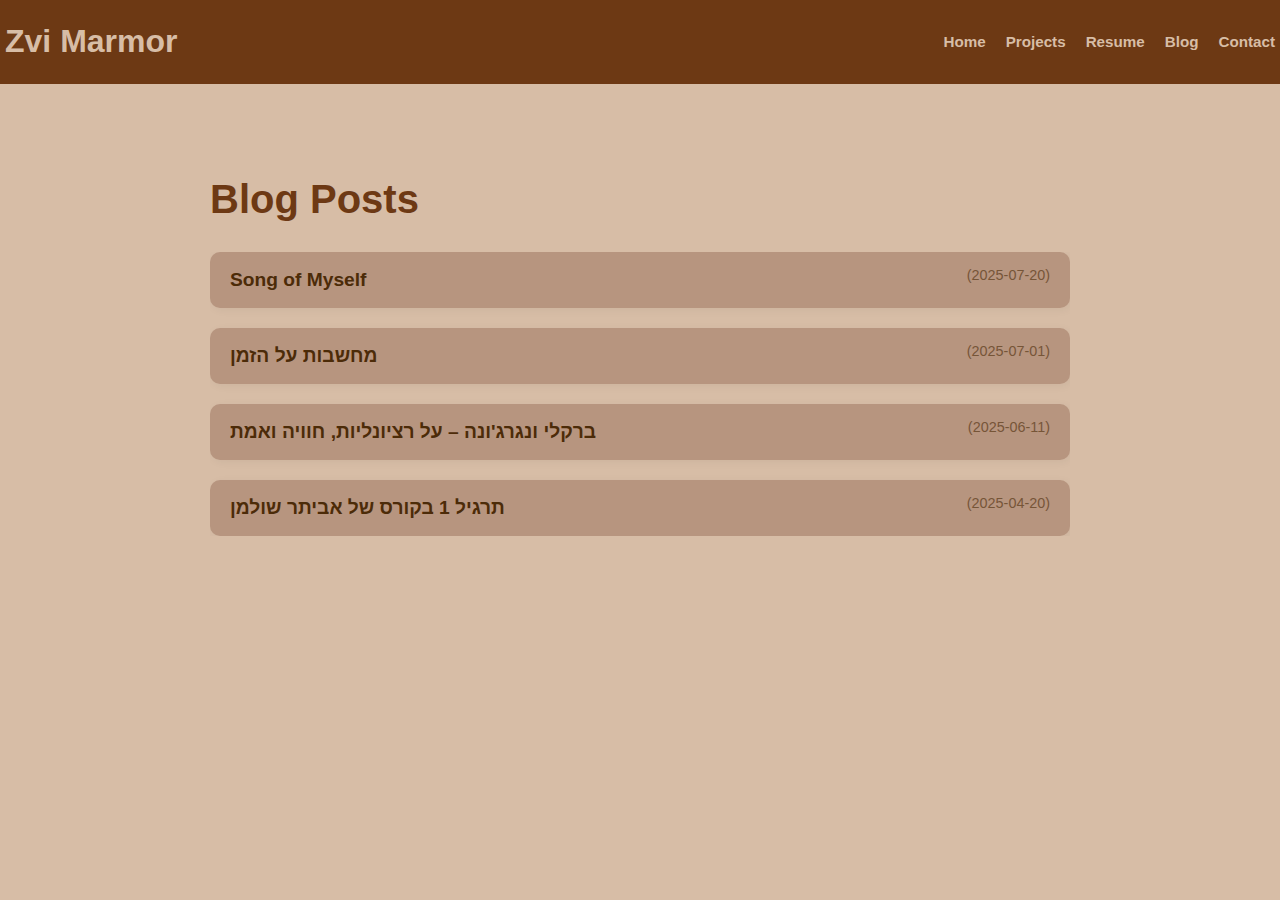
<file: Blog.html>
<!-- blog.html -->
<!DOCTYPE html>
<html lang="en">
<head>
  <meta charset="UTF-8">
  <meta name="viewport" content="width=device-width, initial-scale=1.0">
  <meta name="description" content="Blog posts by Zvi Marmor: essays, reflections, and selected writings.">
  <title>Zvi Marmor – Blog</title>
  <link rel="stylesheet" href="style.css">
  <link rel="canonical" href="https://zvimarmor.com/blog.html">
</head>
<body>

<header class="navbar">
  <div class="navbar-inner">
    <h1>Zvi Marmor</h1>
    <nav>
      <ul class="nav-links">
        <li><a href="index.html">Home</a></li>
        <li><a href="projects.html">Projects</a></li>
        <li><a href="zvimarmor_cv.pdf" target="_blank" rel="noopener">Resume</a></li>
        <li><a href="blog.html">Blog</a></li>
        <li><a href="contact.html">Contact</a></li>
      </ul>
    </nav>
  </div>
</header>

<main class="blog-container">
  <h2>Blog Posts</h2>
  <ul class="blog-list">
    <li><a href="posts/song-of-myself.html">Song of Myself</a> <span class="blog-date">(2025-07-20)</span></li>
    <li><a href="posts/zman.html">מחשבות על הזמן</a> <span class="blog-date">(2025-07-01)</span></li>
    <li><a href="posts/berkeley-nagarjuna.html">ברקלי ונגרג'ונה – על רציונליות, חוויה ואמת</a> <span class="blog-date">(2025-06-11)</span></li>
    <li><a href="posts/eviatar-shulman-task1.html">תרגיל 1 בקורס של אביתר שולמן</a> <span class="blog-date">(2025-04-20)</span></li>
  </ul>
</main>

</body>
</html>


<!-- blog.html
<!DOCTYPE html>
<html lang="en">
<head>
  <meta charset="UTF-8">
  <meta name="viewport" content="width=device-width, initial-scale=1.0">
  <link rel="icon" href="favicon.svg" type="image/svg+xml">
  <title>Zvi Marmor – Blog</title>
  <link rel="stylesheet" href="style.css">
</head>
<body>

<header class="navbar">
  <div class="navbar-inner">
    <h1>Zvi Marmor</h1>
    <nav>
      <ul class="nav-links">
        <li><a href="index.html">Home</a></li>
        <li><a href="projects.html">Projects</a></li>
        <li><a href="zvimarmor_cv.pdf" target="_blank">Resume</a></li>
        <li><a href="blog.html">Blog</a></li>
        <li><a href="contact.html">Contact</a></li>
      </ul>
    </nav>
  </div>
</header>

<main class="blog-container">
  <h2>Blog Posts</h2>
  <ul id="post-list" class="blog-list"></ul>
</main>

<script>
const blogPosts = [
{
  title: "Song of Myself",
  date: "2025-07-20",
  direction: "ltr",
  content: `
  <strong>By Walt Whitman</strong><br><br>
  I celebrate myself, and sing myself,<br>
  And what I assume you shall assume,<br>
  For every atom belonging to me as good belongs to you.<br><br>
  I loafe and invite my soul,<br>
  I lean and loafe at my ease observing a spear of summer grass.<br><br>
  My tongue, every atom of my blood, form’d from this soil, this air,<br>
  Born here of parents born here from parents the same, and their parents the same,<br>
  I, now thirty-seven years old in perfect health begin,<br>
  Hoping to cease not till death.<br><br>
  Creeds and schools in abeyance,<br>
  Retiring back a while sufficed at what they are, but never forgotten,<br>
  I harbor for good or bad, I permit to speak at every hazard,<br>
  Nature without check with original energy.
  `
},
{
    title: "מחשבות על הזמן",
    date: "2025-07-01",
    direction: "rtl",
    content: `
    1. בעוד קצת יותר מחודש אהיה בן 27 שנים. עשרים ושבע זה כבר מספר, שנות העשרים המאוחרות.<br><br>
    2. בזמן האחרון נהיה לי מנהג\\אובססיה לחשב בויקיפדיה את הפער בין שנת לידה של יוצרים מפורסמים לשנת פרסום יצירה ראשונה כדי לגלות בני כמה הם היו כשיצרו משהו (ידעתם שמאיר שלו נהיה סופר רק בגיל 40?)<br><br>
    3. כנראה שזה כדי לאמת לעצמי שאין גיל מובהק לדברים, שאני לא מאחר, שזה בסדר לקחת את הזמן כדי להבשיל.<br><br>
    4. מנגרג׳ונה למדתי שזמן זה משהו שאנחנו המצאנו. לא, סליחה. שמות לזמן זה משהו שאנחנו המצאנו, שמונח על גבי המציאות כמות שהיא. איזה ערך יש למילה ׳שנה׳ לדוגמא, ואיך ערך זה משתנה בין שנה במסלול בצבא? שנה בטיול הגדול? שנה מגיל 0 עד 1?<br><br>
    5. לקרוא בשמות לזמן נותן לי בעיקר את יכולת ההשוואה - מה אעשה בשעה הבאה? איך היה היום האחרון? כמה זמן לקח לי לרוץ עשרה קילומטרים הפעם?<br><br>
    6. האמת היא כנראה שהזמן הוא בסך הכל המסגרת הרציפה שבה הכל קורה לי. המסגרת שבה אני חי. בדיוק כמו אורך, רוחב ונפח.<br><br>
    7. אני לא יודע אם אני מרגיש בן עשרים ושבע שנים או שזו רק המדידה החיצונית, ואולי הכל כדי לא להפיל לעצמי את האסימון שאני בן 27 עוד מעט.<br><br>
    8. בספר קטן של עמוס עוז מצאתי סיפור יפה:<br>
    היה פעם כפר שכוח אל רגלי הקרפטים, כפר של שלושים בקתות ובו רק שני שעונים, אחד בבית הסטרוסטה שהוא זקן הכפר ואחד אצל הדיאקון, מעין כומר. יום אחד נעצר אחד השעונים והשני אבד, או להפך. נותר כל הכפר בלי זמן.<br>
    ובכן שלחו בחור אחד, זריז, יודע כתב, אל מעבר להר אל העיר נדוורנה, כדי שיביא להם מחדש את הזמן וישוב לכוון את השעון שעצר.<br>
    רכב הבחור חצי יום או יותר, הגיע לנדוורנה, מצא את שעון הרכבת, העתיק בזהירות על פתק את הזמן המדויק, קיפל והחביא את הפתק היקר בחגורתו ורכב בחזרה אל כפרו.
    `
  },
  {
  title: "ברקלי ונגרג׳ונה – על רציונליות, חוויה ואמת",
  date: "2025-06-11",
  direction: "rtl",
  content: `
  עבורי היופי בברקלי היא העובדה שאני מצליח לגבש אותו בצורה יחסית פשוטה לדעה אחת ברורה, או בשפתו של ברקלי עצמו - ״מה הטעם להתעכב על מה שניתן להוכיח באורח מופתי ובגליות מובהקת בשורה אחת או שתיים לכל מי שמסוגל למחשבה קלה שבקלות?״<br><br>
  ואם כבר הראתי כמה בהיר הניסוח של ברקלי עצמו, אמשיך בשפתו: ״(ה)אם תוכלו ולו רק להעלות על דעתכם את אפשרות קיומו של עצם מתפשט ובעל כושר תנועה מחוץ לרוח התופסת אותו?״.<br><br>
  ברקלי מצביע עבורנו על המציאות ומראה לנו שכל עצם לו אנחנו קוראים ׳קיים׳ בעצם מכוסה בשכבה עכורה שנקראת ׳תפיסה׳. שכבה שלא מאפשרת לנו לדעת כלום על קיומו העצמי של העצם. כל דבר עובר דרך התפיסה והתפיסה היא בעצם כל מפגש שלנו עם העולם כמות שהוא, אם קיים עולם שכזה.<br><br>
  אעז ואומר כפרשנות שלי, שברקלי אומר במפורש את מה שקאנט ניסה להגיד לנו לגבי הפנומנה והנומנה – כל דבר אותו אנחנו תופסים הוא לעולם לא הדבר כשלעצמו, ולמרות הפרשנות הקלאסית לדברי קאנט, לעניות דעתי זה מה שקאנט בדבריו מנסה לומר לנו – זה לא באמת חשוב מה הוא העולם כשלעצמו, כי אין לנו כל דרך לדעת משהו על עולם זה לעד, ותהא אשר תהא המניפולציה שנרצה לעשות כדי להתבונן על עולם זה!<br><br>
  בשלב זה אני מבקש לעצור את הכיוון הפשוט של שאלת התרגיל ולהתמקד בשאלת ההמשך, שעבורי היא פתח למחשבות חשובות בנוגע להוגי הקורס, השאלה לגבי טענה משכנעת וההבדל בין ההוגים השונים לאורך הקורס. התשובה לשאלה מאוד ברורה לי, אך ההסבר לתשובה זו עוד עמום בעיניי ואנסה לעמוד על טיבו בשורות הבאות.<br><br>
  ברקלי אינו משכנע בעיני. או ליתר דיוק, לא משכנע בעיני במידה שנגארג׳ונה משכנע בעיני. על אף שברקלי הולך על דרך הרציונל הלוגי, על דרך הטענה הסדורה והמחושבת, בעוד שנגארג׳ונה מציג בפנינו פילוסופיה מגובשת וקיימת ללא מהלך לוגי ׳שבונה את כיוון המחשבה מאפס׳ כלל. ועדיין, דברים של נגרג׳ונה בעיני מקבלים תוקף גדול יותר של אמת. ולכן אני שואל – מדוע זה כך?<br><br>
  השאלה הזו פותחת בפניי שאלה גדולה יותר שמלווה אותי מאז תחילת הקורס, וההבדל הגדול שאני שם לב אליו בין ההוגים במזרח לבין ההוגים במערב אותם למדנו בקורס. אני חושב שזה לא מופרך להגיד שקיים הבדל ניכר ופשוט לעין בין דרך ההצגה של כלל הפילוסופים המערביים בקורס לבין (רוב) הפילוסופיים מן המזרח אותם למדנו.<br><br>
  ההבדל הבסיסי בעיני נעוץ בסיבה אליה ההוגים ניגשים בהתחלת דיונם הפילוסופי ו/או הצגת משנתם הפילוסופית. כאשר אני קורא הוגים מערביים, במיוחד הוגים כמו דקארט, קאנט וברקלי, התחושה העולה בי שהעולם בו הם חיו הוא אותו העולם של ניוטון ולייבניץ, אותם ניוטון ולייבניץ שגילו את הגבול והאינטגרל בעזרת השכל, שהצליחו ׳להבין׳ מושגים כמו אין-סוף, תנועה ושאיפה בעזרת דף ועפרון. עולם בו הוגים מנסים לשכלל את החשיבה ולנסות לפענח את המציאות עד שורשה דרך השכל האנושי. מתוך הבנה של הקשר העולם ממנו באה הפילוסופיה המערבית, צורת חשיבה זו מרגישה (לי) הרבה פעמים כמו שעשוע, משחק שיכלי או עוד דרך לאתגר את השכל בדרכי חשיבה נוספים.<br><br>
  שונים מכך בעיני הם ההוגים המערביים.<br><br>
  כשאני קורא את דברי הבודהה, או את דברי נגרג׳ונה ברור לי לחלוטין שהמטרה שלהם היא אחרת. המטרה המרכזית של הטקסט היא להוביל את הקורא לשחרור עמוק, להבנה עמוקה של המציאות ואל מחוזות חדשים שיובילו אותו למפגש עמוק ואמיתי יותר עם המציאות, עם העצמי, או עם חוסר העצמי. במובן הזה אני מבין למה טקסטים אלו נחשבים בעיני העולם כ׳דתיים׳ או בעלי רעיונות רדיקליים- הרעיונות באמת רדיקליים. המטרה היא להוליך את הקורא למקום מסוים.<br><br>
  כשנתקלתי במחשבות אלו לראשונה, התחושה הייתה שהולכתי שולל. בעוד שדקארט, קאנט וברקלי עבדו קשה כדי להצדיק את דבריהם לוגית, נגרג׳ונה והבודהה עשו ׳עקיפה׳ בלי שיכולתי לשאול על כך כלום וקבעו ׳אמת׳ או תורה שיש בה ממש בלי להצדיק עת עצמם באותה צורה. איך קרה לי דבר כזה?<br><br>
  וכאן אני רוצה לטעון טענה שאולי תחזיר אותנו חזרה לדבריו של ברקלי. מה שנתן לדבריהם של הבודהה ונגרג׳ונה תוקף חזק בעיני הייתה החוויה האישית שלי, המפגש עם דבריהם שבסופו של דבר השאיר בי חותם של דברים שנכונים כלפיי. כשבודהה דיבר על הסמסרה ידעתי בדיוק על מה הוא מדבר, כי אני גם חש ככה לעתים קרובות.<br><br>
  הפילוסופיה המזרחית (אולי) הבינה דבר חשוב והכרחי עוד לפני שהיא פתחה את פיה – הרצון לפנות אל הרציונל הטהור הוא לעולם אינו נקי, ולעולם בני אדם לא ידברו אך ורק בצורה כזו. תמיד המפגש עם טקסט, עם מחשבה או עם פילוסוף כזה או אחר תעבור דרך החוויה האישית, דרך המפגש האישי בין התפיסה של הקורא אל הפילוסוף עצמו. בהנחה ש׳לכלוך׳ כזה תמיד היה קיים ותמיד יהיה קיים, אין סיבה לנסות ולהתעלם ממנו או לנסות לפנות אל השכל הטהור אשר לא קיים, אלא אפשר להתחיל ולפנות דווקא מהמקום הזה. להתחיל דווקא מהחוויות האישיות שלה הקורא ומהם לדבר אליו דברים שיהיו לו כמו מי מעיין לנפש שוקקה.<br><br>
  במובן זה, הטקסט פתוח לכל מי שמוכן לשבת ולהעמיק בו ולנסות להבין עד הסוף את תוכנו. לא הבנה שכלית של טיעון גורר את הטיעון הבא, אלא הבנה שבאה מתוך נטיעת ההסתכלות שהבודהה או נגרג׳ונה מנסים להקנות לנו במבט שלנו את המציאות, את עצמנו ואת כל היש שמסביבנו. אין מדובר בהבנה של השכל או הבנה שנוכל ׳להקיא׳ אותה בסוף לתוך מסמך מתומצת של עשרה דפים בכתב David.<br><br>
  מדובר על השקפה שמצריכה דבר אחד בלבד- את היכולת להקשיב.<br><br><br>
  <em style="opacity: 0.8">לבודק: ברור לי שסף חוסר הדיוק שלי, אם היסטורי ואם פילוסופי, עלול להיות גבוה עד כדי מבוכה, יותר מאשמח לדעת אם חלק כלשהו מהטקסט ׳נכון׳ או מחובר אל העובדות בפני עצמן, ואיזה חלקים אינם נכונים כלל, ואקווה שלא ירד לי ניקוד גבוה מדי על חוסר דיוק מהסוג הזה :)</em>
  `
},
  {
    title: "תרגיל 1 בקורס של אביתר שולמן",
    date: "2025-04-20",
    direction: "rtl",
    content: `
    העיניים שלי עוקבות אחרי שני פסים בכל רגע. מימין פס צהוב ארוך ארוך ומשמאל פס לבן שנקטע כל רגע. כן-לא-כן-לא-כן-לא. המהירות שלי לא מעל המותר, הוויז אומר שאני בדרך הנכונה, ואני נותן לעצמי לרחף בחלל.<br><br>
    אני בדרך לפסטיבל בערבה של שלושה ימים, לנסות לאבד בדיוק מה שקיים כרגע- להשקיט את המחשבות ולנסות לרחף בחלל מלא במוזיקה ובתנועה. ברקע מתנגן השיר של שלום חנוך; אדם בתוך עצמו הוא גר, ועולה לי שגם אני כמו בשיר נמצא בתוך משהו כרגע- בתוך הדבר הזה שנקרא רכב, שבו אני נוהג. כשאני מסתכל ימינה ושמאלה אני רואה את המציאות או הדרך, אבל מבעד לזכוכית, כאילו אני חלק ממנה אבל המגע שלי איתה לא ישיר לחלוטין. משם אני ממשיך לעבר בחינה של הקיום של העצמי שלי בתוך העולם או המציאות. עולה לי ישר שגם אני עצמי נמצא בתוך מעין ׳מרכז בקרה׳, או לפחות זה מה שעולה לי כשאני מתרגל מדיטציה- איזה שהיא צפייה במה שמתרחש ובמה שעולה, אם זה בדברים שכרגע אני מייחס אותם ל׳בחוץ׳, קרי מראות, רעשים, טעמים וכו׳, או דברים אותם אני מייחס ל׳בפנים׳ או לאישי. דברים כמו מחשבות, רגשות ותחושות. החוויה היא חוויה של צופה שמביט על כל אלו.<br><br>
    אבל מה הוא הצופה? ואיפה עובר הגבול של המושא הנצפה ושל הנושא הצופה?<br><br>
    קל לי להגיד (וגם אני חושב בזהירות שזו הנחה סמויה הן אצל האופנישאדות והן אצל דקארט) שהשיוך לעצמי קשור קשר ישיר ליכולת השפעה שיש לי, הווי אומר- כל דבר שיש לי יכולת להשפיע עליו בצורה כמעט דטרמיניסטית היא העצמי הזה, הנקודה שהיא שלי לחלוטין.<br><br>
    ומכאן מתחילה ההסתכלות המעין דקארטית שלי- מה בר השפעה שלי ומה לא?<br><br>
    בתחילה קל לי לסווג את זה קצת כמו הרכב- המרחב הפנימי והמרחב החיצוני שתלוי בעוד גורמים. אבל על המחשבה שלי רק לי יש שליטה. <br><br>
    אני שם לב איך תוך כדי המחשבה עולות לי כל כך הרבה דוגמאות נגדיות על הנושא. כמה פעמים שכל כך לא רציתי לחשוב מחשבה אבל סיבה חיצונית לא נתנה לי מנוחה מלחזור ולחשוב אותה, וכמה רגשות ותחושות חוויתי בלי לבחור בכך לחלוטין. בלי שאהיה הבעלים היחיד שם או ׳בעל הבית׳ היחיד. אז מה כן? מה נשאר אחרי קילוף כזה? מה הוא העצמי שנמצא אי שם?<br><br>
    אני מיד שולל את האפשרות שעצמי כזה לא קיים. אני יודע שהוא קיים ואני מרגיש אותו מכיוון שזה אותו אני שמסתכל על המחשבה שעולה כרגע. זה אותו אני שאני חווה וכרגע אני נאחז בחוויה הזו כסימן יציב לקיום או נקודה ארכימדאית כמו שהוזכרה כבר.<br><br>
    אני מבין שאולי המפתח הוא דווקא שם, בחווית הקיום הזו. אותה חוויה שהכל שב אליה והכל בא ממנה, שאין אף פעולה שעוברת עליי או שאני עושה שלא עוברת דרך חווית קיום זו. עצם הקיום שלי הוא האני עצמי שלי בראיה שלי כרגע. אני היחיד שיכול לאשר את הקיום שלי ואין לי כל ידיעה לגבי קיום של דברים אחרים בעולם או קיום של דבר אחר ואין להם משמעות רבה לגביי. הכל זה אני והכל בתוכי וכל מה שקורה קורה דרך האפיק הזה של החוויה העצמית שהוא אני ואני זה הוא וכל מה שסובב אותי נמצא בתוכו ושב אליו.<br><br>
    ואולי זה מה שאני מחפש בפסטיבל – ההתאחדות האמיתית עם חווית קיום זו בצורה הכי טהורה שיש. הכי נקייה שיש. עוד לפני המחשבות וההבנות ותבניות העצמי שפיתחתי לעצמי – הציפה במרחב, התנועה החופשית במרחב, העיניים הסגורות והמוזיקה שמציפה את כולי ואני כל כולי צף בתוכה וקיים.<br><br>
    הנסיעה ממשיכה וממשיכה. כשהיא תסתיים אשב לכתוב.
    `
  }
];

const blogContainer = document.getElementById('blog-posts');

blogPosts.forEach(post => {
  const postElement = document.createElement('div');
  postElement.classList.add('blog-post');
  postElement.setAttribute('dir', post.direction);
  postElement.innerHTML = `
    <h3>${post.title}</h3>
    <p class="blog-date">${post.date}</p>
    <p>${post.content}</p>
  `;
  blogContainer.appendChild(postElement);
});
</script>

</body>
</html> -->
</file>
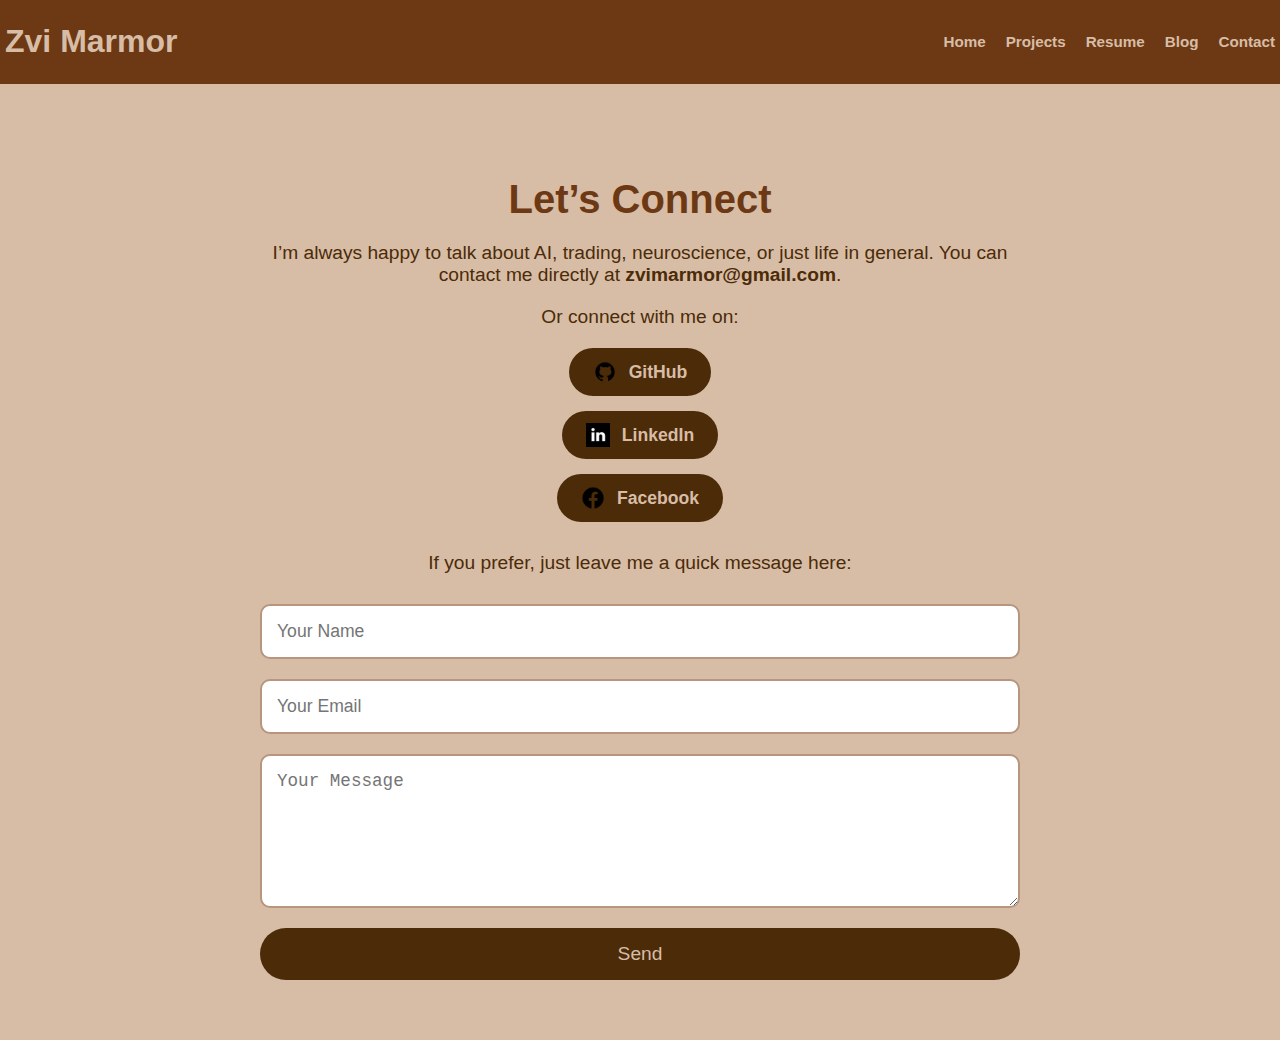
<file: contact.html>
<!DOCTYPE html>
<html lang="en">
<head>
  <meta charset="UTF-8">
  <meta name="viewport" content="width=device-width, initial-scale=1.0">
  <meta name="description" content="Contact Zvi Marmor via email or social links. Send a message directly from this page.">
  <title>Contact | Zvi Marmor</title>
  <link rel="icon" href="favicon.svg" type="image/svg+xml">
  <link rel="stylesheet" href="style.css">
</head>
<body>

<header class="navbar">
    <div class="navbar-inner">
    <h1>Zvi Marmor</h1>
    <nav>
        <ul class="nav-links">
            <li><a href="index.html">Home</a></li>
            <li><a href="projects.html">Projects</a></li>
            <li><a href="zvimarmor_cv.pdf" target="_blank" rel="noopener">Resume</a></li>
            <li><a href="blog.html">Blog</a></li>
            <li><a href="contact.html">Contact</a></li>
        </ul>
    </nav>
    </div>
</header>

<main class="contact-container">
  <h2>Let’s Connect</h2>
  <p>I’m always happy to talk about AI, trading, neuroscience, or just life in general. You can contact me directly at 
    <a href="mailto:zvimarmor@gmail.com" class="email-link">zvimarmor@gmail.com</a>.
  </p>

  <p>Or connect with me on:</p>

  <div class="social-buttons">
    <a href="https://github.com/zvimarmor" target="_blank" rel="noopener noreferrer" class="social-button">
      <img src="images/icons/github-icon.png" alt="GitHub icon"> GitHub
    </a>
    <a href="https://www.linkedin.com/in/zvimarmor" target="_blank" rel="noopener noreferrer" class="social-button">
      <img src="images/icons/linkedin-icon.png" alt="LinkedIn icon"> LinkedIn
    </a>
    <a href="https://www.facebook.com/zvimarmor" target="_blank" rel="noopener noreferrer" class="social-button">
      <img src="images/icons/facebook-icon.png" alt="Facebook icon"> Facebook
    </a>
  </div>

  <p>If you prefer, just leave me a quick message here:</p>

  <form action="https://formsubmit.co/zvimarmor@gmail.com" method="POST" target="dummyframe" class="contact-form">
    <input type="hidden" name="_captcha" value="false">
    <input type="text" name="name" placeholder="Your Name" required>
    <input type="email" name="email" placeholder="Your Email" required>
    <textarea name="message" placeholder="Your Message" rows="6" required></textarea>
    <button type="submit">Send</button>
  </form>
  <iframe name="dummyframe" style="display:none;"></iframe>
  <p id="success-message" style="display:none; color:green; margin-top:20px;"><strong>message sent successfully!</strong></p>
  
  <script>
  document.querySelector('.contact-form').addEventListener('submit', function() {
    document.getElementById('success-message').style.display = 'block';
  });
  </script>
</main>

</body>
</html>
</file>
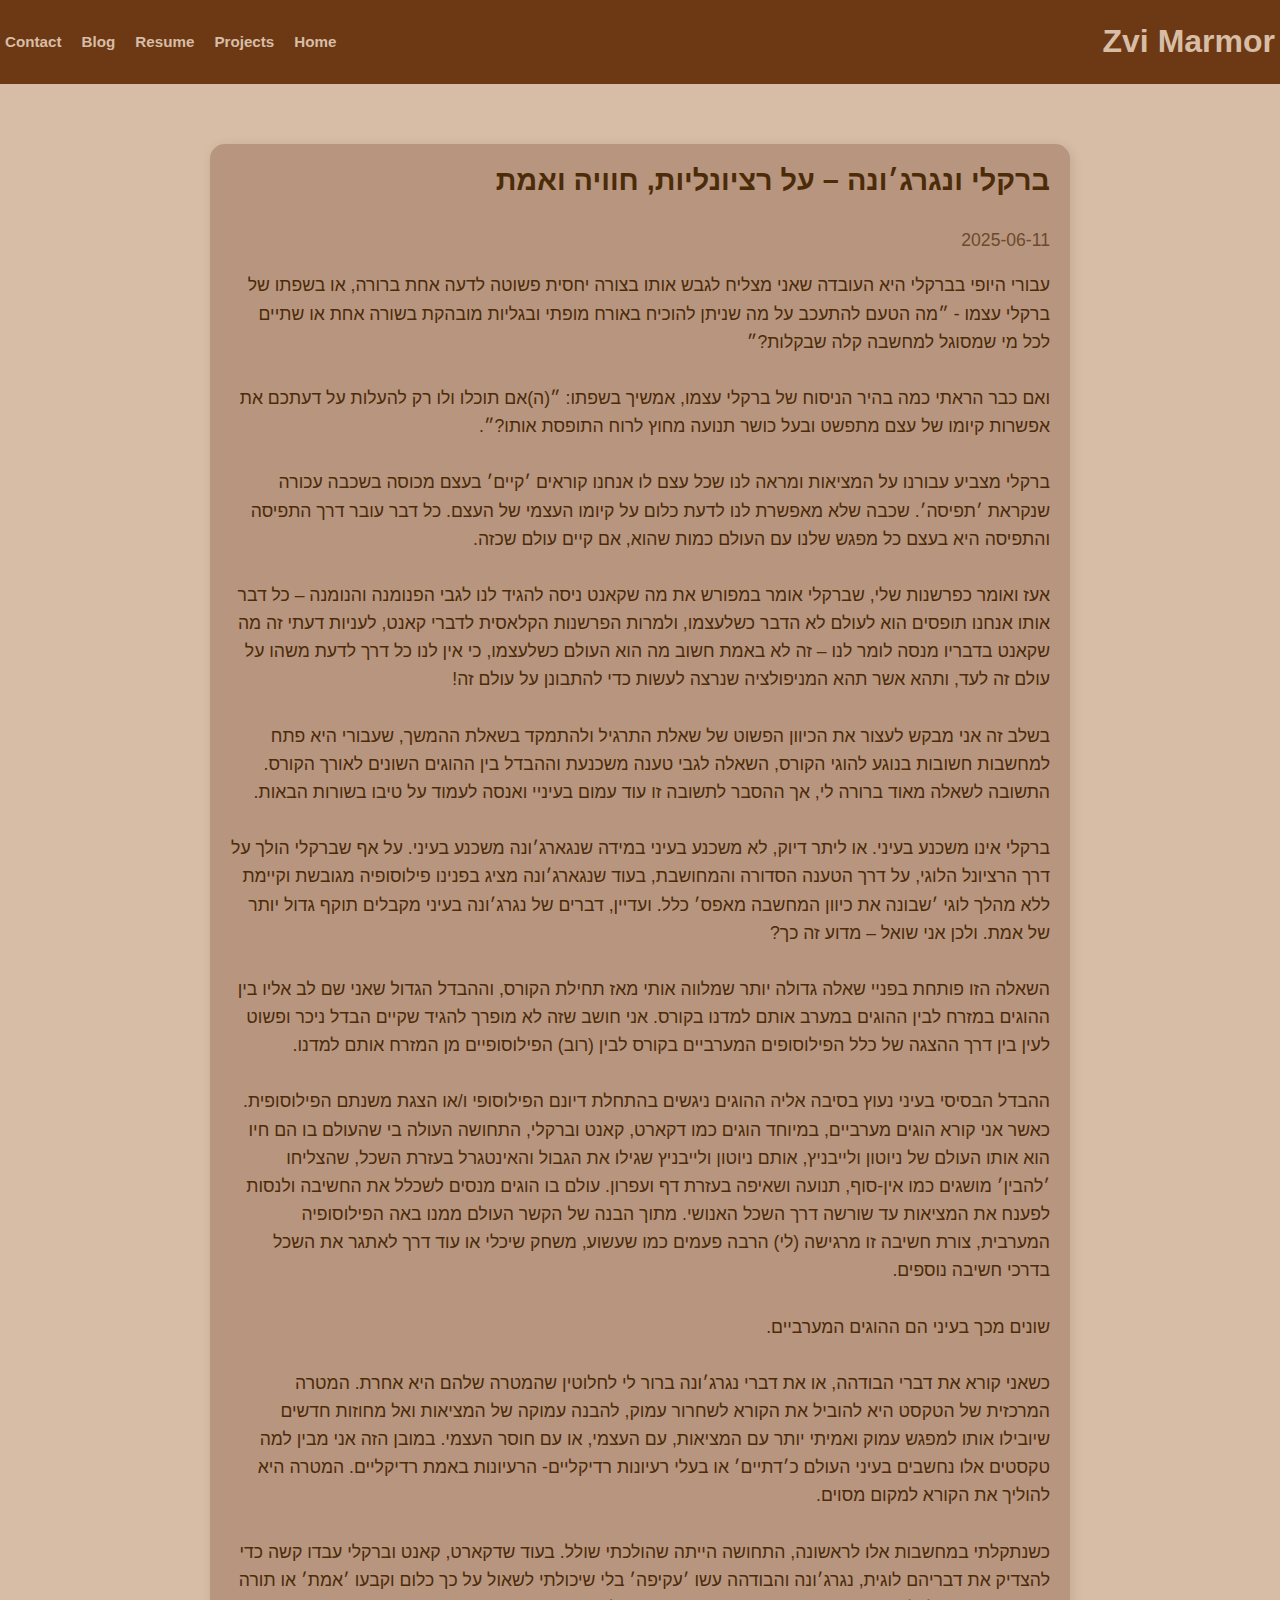
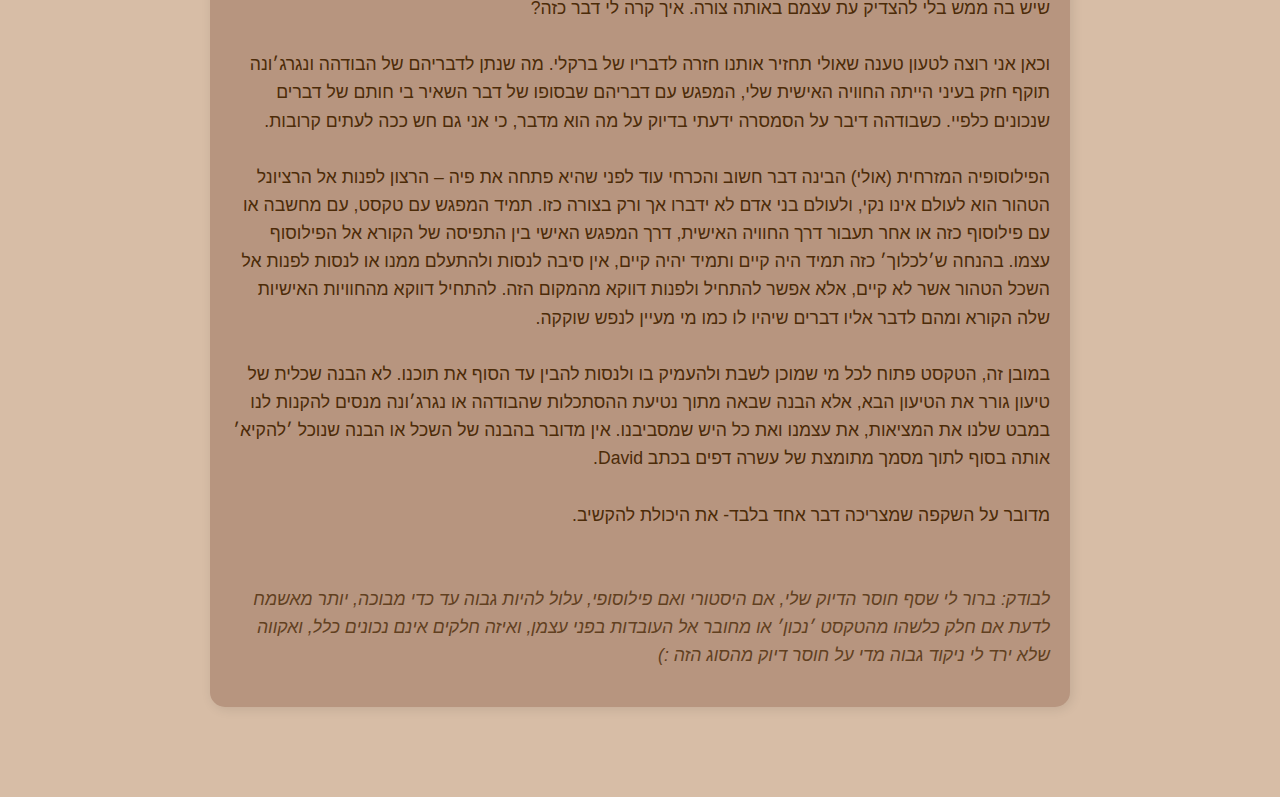
<file: posts/berkeley-nagarjuna.html>
<!-- posts/berkeley-vs-nagarjuna.html -->
<!DOCTYPE html>
<html lang="he" dir="rtl">
<head>
  <meta charset="UTF-8" />
  <meta name="viewport" content="width=device-width, initial-scale=1.0"/>
  <title>ברקלי ונגרג׳ונה – על רציונליות, חוויה ואמת</title>
  <link rel="stylesheet" href="../style.css" />
</head>
<body>

<header class="navbar">
  <div class="navbar-inner">
    <h1>Zvi Marmor</h1>
    <nav>
      <ul class="nav-links">
        <li><a href="../index.html">Home</a></li>
        <li><a href="../projects.html">Projects</a></li>
        <li><a href="../zvimarmor_cv.pdf" target="_blank">Resume</a></li>
        <li><a href="../blog.html">Blog</a></li>
        <li><a href="../contact.html">Contact</a></li>
      </ul>
    </nav>
  </div>
</header>

<main class="blog-container">
  <article class="blog-post" dir="rtl">
    <h3>ברקלי ונגרג׳ונה – על רציונליות, חוויה ואמת</h3>
    <p class="blog-date">2025-06-11</p>
    <p>
עבורי היופי בברקלי היא העובדה שאני מצליח לגבש אותו בצורה יחסית פשוטה לדעה אחת ברורה, או בשפתו של ברקלי עצמו - ״מה הטעם להתעכב על מה שניתן להוכיח באורח מופתי ובגליות מובהקת בשורה אחת או שתיים לכל מי שמסוגל למחשבה קלה שבקלות?״<br><br>
ואם כבר הראתי כמה בהיר הניסוח של ברקלי עצמו, אמשיך בשפתו: ״(ה)אם תוכלו ולו רק להעלות על דעתכם את אפשרות קיומו של עצם מתפשט ובעל כושר תנועה מחוץ לרוח התופסת אותו?״.<br><br>
ברקלי מצביע עבורנו על המציאות ומראה לנו שכל עצם לו אנחנו קוראים ׳קיים׳ בעצם מכוסה בשכבה עכורה שנקראת ׳תפיסה׳. שכבה שלא מאפשרת לנו לדעת כלום על קיומו העצמי של העצם. כל דבר עובר דרך התפיסה והתפיסה היא בעצם כל מפגש שלנו עם העולם כמות שהוא, אם קיים עולם שכזה.<br><br>
אעז ואומר כפרשנות שלי, שברקלי אומר במפורש את מה שקאנט ניסה להגיד לנו לגבי הפנומנה והנומנה – כל דבר אותו אנחנו תופסים הוא לעולם לא הדבר כשלעצמו, ולמרות הפרשנות הקלאסית לדברי קאנט, לעניות דעתי זה מה שקאנט בדבריו מנסה לומר לנו – זה לא באמת חשוב מה הוא העולם כשלעצמו, כי אין לנו כל דרך לדעת משהו על עולם זה לעד, ותהא אשר תהא המניפולציה שנרצה לעשות כדי להתבונן על עולם זה!<br><br>
בשלב זה אני מבקש לעצור את הכיוון הפשוט של שאלת התרגיל ולהתמקד בשאלת ההמשך, שעבורי היא פתח למחשבות חשובות בנוגע להוגי הקורס, השאלה לגבי טענה משכנעת וההבדל בין ההוגים השונים לאורך הקורס. התשובה לשאלה מאוד ברורה לי, אך ההסבר לתשובה זו עוד עמום בעיניי ואנסה לעמוד על טיבו בשורות הבאות.<br><br>
ברקלי אינו משכנע בעיני. או ליתר דיוק, לא משכנע בעיני במידה שנגארג׳ונה משכנע בעיני. על אף שברקלי הולך על דרך הרציונל הלוגי, על דרך הטענה הסדורה והמחושבת, בעוד שנגארג׳ונה מציג בפנינו פילוסופיה מגובשת וקיימת ללא מהלך לוגי ׳שבונה את כיוון המחשבה מאפס׳ כלל. ועדיין, דברים של נגרג׳ונה בעיני מקבלים תוקף גדול יותר של אמת. ולכן אני שואל – מדוע זה כך?<br><br>
השאלה הזו פותחת בפניי שאלה גדולה יותר שמלווה אותי מאז תחילת הקורס, וההבדל הגדול שאני שם לב אליו בין ההוגים במזרח לבין ההוגים במערב אותם למדנו בקורס. אני חושב שזה לא מופרך להגיד שקיים הבדל ניכר ופשוט לעין בין דרך ההצגה של כלל הפילוסופים המערביים בקורס לבין (רוב) הפילוסופיים מן המזרח אותם למדנו.<br><br>
ההבדל הבסיסי בעיני נעוץ בסיבה אליה ההוגים ניגשים בהתחלת דיונם הפילוסופי ו/או הצגת משנתם הפילוסופית. כאשר אני קורא הוגים מערביים, במיוחד הוגים כמו דקארט, קאנט וברקלי, התחושה העולה בי שהעולם בו הם חיו הוא אותו העולם של ניוטון ולייבניץ, אותם ניוטון ולייבניץ שגילו את הגבול והאינטגרל בעזרת השכל, שהצליחו ׳להבין׳ מושגים כמו אין-סוף, תנועה ושאיפה בעזרת דף ועפרון. עולם בו הוגים מנסים לשכלל את החשיבה ולנסות לפענח את המציאות עד שורשה דרך השכל האנושי. מתוך הבנה של הקשר העולם ממנו באה הפילוסופיה המערבית, צורת חשיבה זו מרגישה (לי) הרבה פעמים כמו שעשוע, משחק שיכלי או עוד דרך לאתגר את השכל בדרכי חשיבה נוספים.<br><br>
שונים מכך בעיני הם ההוגים המערביים.<br><br>
כשאני קורא את דברי הבודהה, או את דברי נגרג׳ונה ברור לי לחלוטין שהמטרה שלהם היא אחרת. המטרה המרכזית של הטקסט היא להוביל את הקורא לשחרור עמוק, להבנה עמוקה של המציאות ואל מחוזות חדשים שיובילו אותו למפגש עמוק ואמיתי יותר עם המציאות, עם העצמי, או עם חוסר העצמי. במובן הזה אני מבין למה טקסטים אלו נחשבים בעיני העולם כ׳דתיים׳ או בעלי רעיונות רדיקליים- הרעיונות באמת רדיקליים. המטרה היא להוליך את הקורא למקום מסוים.<br><br>
כשנתקלתי במחשבות אלו לראשונה, התחושה הייתה שהולכתי שולל. בעוד שדקארט, קאנט וברקלי עבדו קשה כדי להצדיק את דבריהם לוגית, נגרג׳ונה והבודהה עשו ׳עקיפה׳ בלי שיכולתי לשאול על כך כלום וקבעו ׳אמת׳ או תורה שיש בה ממש בלי להצדיק עת עצמם באותה צורה. איך קרה לי דבר כזה?<br><br>
וכאן אני רוצה לטעון טענה שאולי תחזיר אותנו חזרה לדבריו של ברקלי. מה שנתן לדבריהם של הבודהה ונגרג׳ונה תוקף חזק בעיני הייתה החוויה האישית שלי, המפגש עם דבריהם שבסופו של דבר השאיר בי חותם של דברים שנכונים כלפיי. כשבודהה דיבר על הסמסרה ידעתי בדיוק על מה הוא מדבר, כי אני גם חש ככה לעתים קרובות.<br><br>
הפילוסופיה המזרחית (אולי) הבינה דבר חשוב והכרחי עוד לפני שהיא פתחה את פיה – הרצון לפנות אל הרציונל הטהור הוא לעולם אינו נקי, ולעולם בני אדם לא ידברו אך ורק בצורה כזו. תמיד המפגש עם טקסט, עם מחשבה או עם פילוסוף כזה או אחר תעבור דרך החוויה האישית, דרך המפגש האישי בין התפיסה של הקורא אל הפילוסוף עצמו. בהנחה ש׳לכלוך׳ כזה תמיד היה קיים ותמיד יהיה קיים, אין סיבה לנסות ולהתעלם ממנו או לנסות לפנות אל השכל הטהור אשר לא קיים, אלא אפשר להתחיל ולפנות דווקא מהמקום הזה. להתחיל דווקא מהחוויות האישיות שלה הקורא ומהם לדבר אליו דברים שיהיו לו כמו מי מעיין לנפש שוקקה.<br><br>
במובן זה, הטקסט פתוח לכל מי שמוכן לשבת ולהעמיק בו ולנסות להבין עד הסוף את תוכנו. לא הבנה שכלית של טיעון גורר את הטיעון הבא, אלא הבנה שבאה מתוך נטיעת ההסתכלות שהבודהה או נגרג׳ונה מנסים להקנות לנו במבט שלנו את המציאות, את עצמנו ואת כל היש שמסביבנו. אין מדובר בהבנה של השכל או הבנה שנוכל ׳להקיא׳ אותה בסוף לתוך מסמך מתומצת של עשרה דפים בכתב David.<br><br>
מדובר על השקפה שמצריכה דבר אחד בלבד- את היכולת להקשיב.<br><br><br>
<em style="opacity: 0.8">לבודק: ברור לי שסף חוסר הדיוק שלי, אם היסטורי ואם פילוסופי, עלול להיות גבוה עד כדי מבוכה, יותר מאשמח לדעת אם חלק כלשהו מהטקסט ׳נכון׳ או מחובר אל העובדות בפני עצמן, ואיזה חלקים אינם נכונים כלל, ואקווה שלא ירד לי ניקוד גבוה מדי על חוסר דיוק מהסוג הזה :)</em>
    </p>
  </article>
</main>

</body>
</html>
</file>
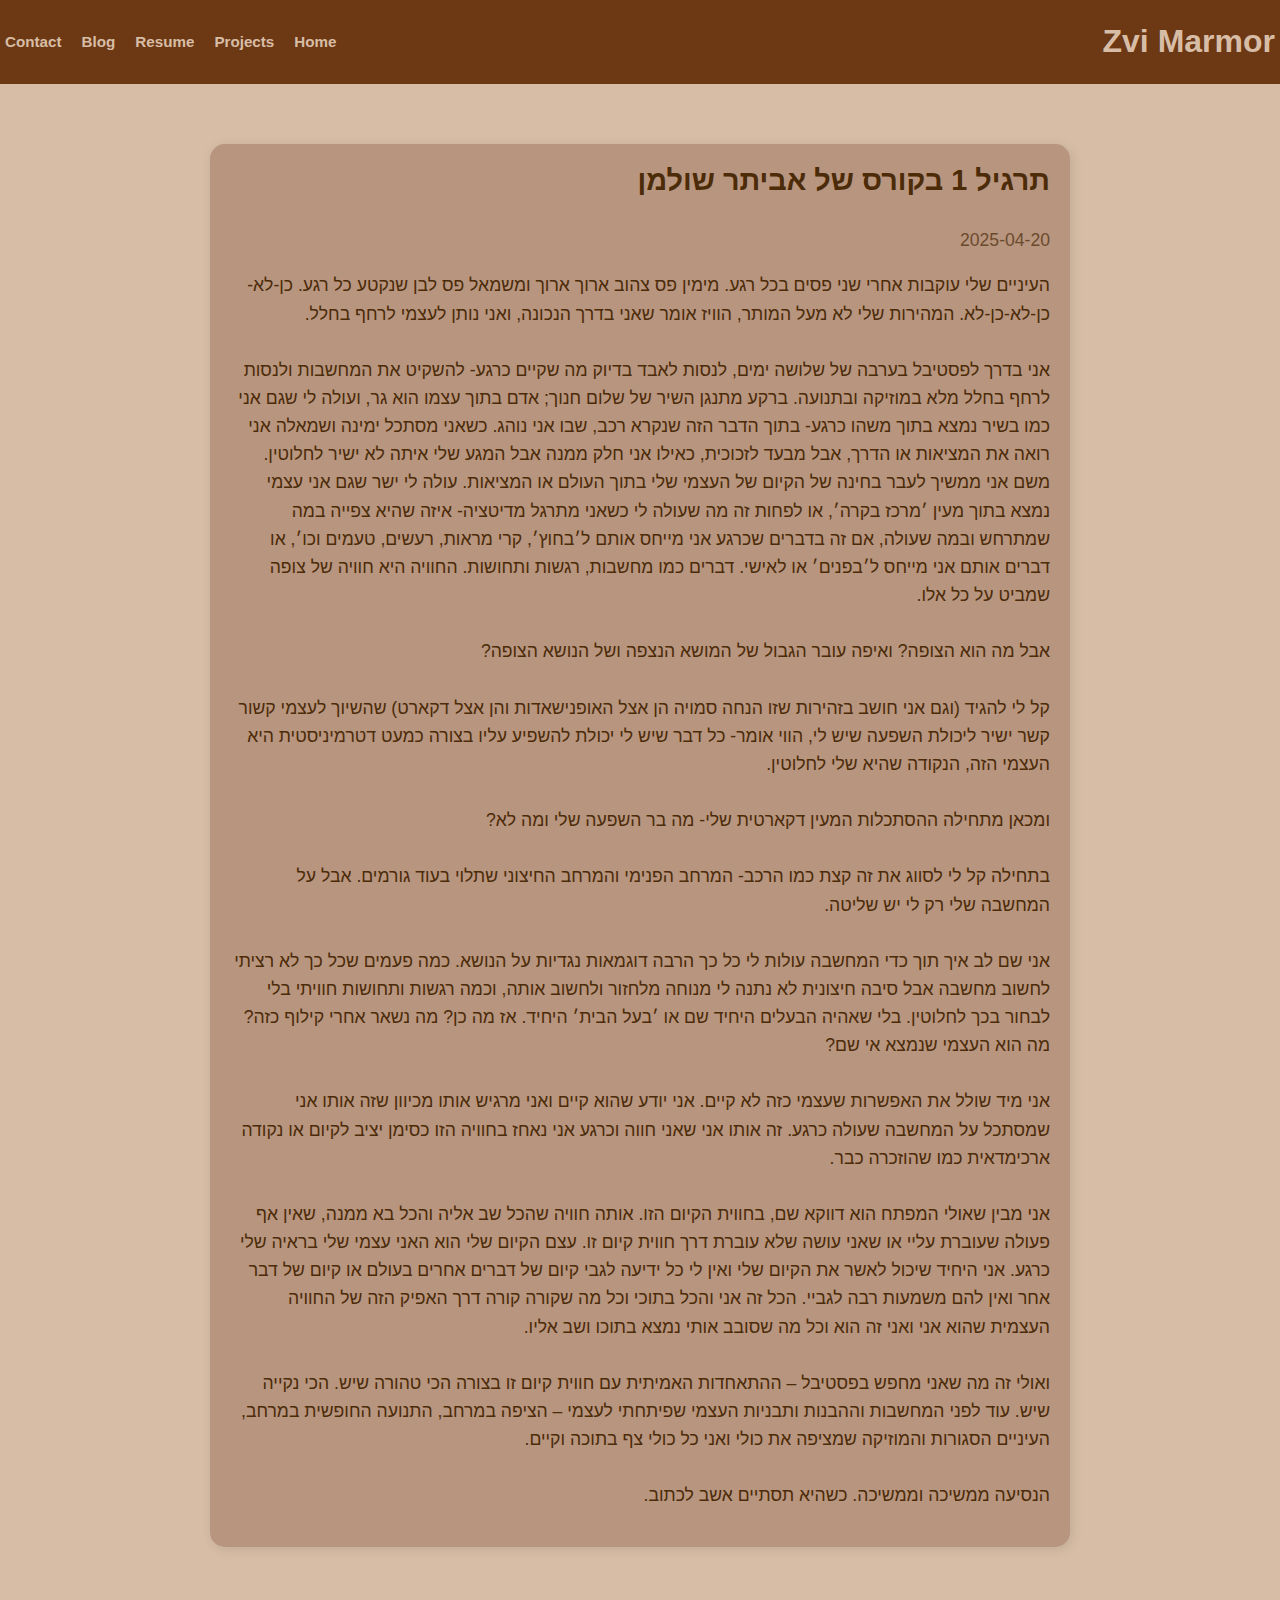
<file: posts/eviatar-shulman-task1.html>
<!-- posts/aviatar-shulman-exercise.html -->
<!DOCTYPE html>
<html lang="he" dir="rtl">
<head>
  <meta charset="UTF-8" />
  <meta name="viewport" content="width=device-width, initial-scale=1.0"/>
  <link rel="icon" href="../favicon.svg" type="image/svg+xml"/>
  <title>תרגיל 1 בקורס של אביתר שולמן</title>
  <link rel="stylesheet" href="../style.css" />
</head>
<body>

<header class="navbar">
  <div class="navbar-inner">
    <h1>Zvi Marmor</h1>
    <nav>
      <ul class="nav-links">
        <li><a href="../index.html">Home</a></li>
        <li><a href="../projects.html">Projects</a></li>
        <li><a href="../zvimarmor_cv.pdf" target="_blank" rel="noopener">Resume</a></li>
        <li><a href="../blog.html">Blog</a></li>
        <li><a href="../contact.html">Contact</a></li>
      </ul>
    </nav>
  </div>
</header>

<main class="blog-container">
  <article class="blog-post" dir="rtl">
    <h3>תרגיל 1 בקורס של אביתר שולמן</h3>
    <p class="blog-date">2025-04-20</p>
    <p>
העיניים שלי עוקבות אחרי שני פסים בכל רגע. מימין פס צהוב ארוך ארוך ומשמאל פס לבן שנקטע כל רגע. כן-לא-כן-לא-כן-לא. המהירות שלי לא מעל המותר, הוויז אומר שאני בדרך הנכונה, ואני נותן לעצמי לרחף בחלל.<br><br>
אני בדרך לפסטיבל בערבה של שלושה ימים, לנסות לאבד בדיוק מה שקיים כרגע- להשקיט את המחשבות ולנסות לרחף בחלל מלא במוזיקה ובתנועה. ברקע מתנגן השיר של שלום חנוך; אדם בתוך עצמו הוא גר, ועולה לי שגם אני כמו בשיר נמצא בתוך משהו כרגע- בתוך הדבר הזה שנקרא רכב, שבו אני נוהג. כשאני מסתכל ימינה ושמאלה אני רואה את המציאות או הדרך, אבל מבעד לזכוכית, כאילו אני חלק ממנה אבל המגע שלי איתה לא ישיר לחלוטין. משם אני ממשיך לעבר בחינה של הקיום של העצמי שלי בתוך העולם או המציאות. עולה לי ישר שגם אני עצמי נמצא בתוך מעין ׳מרכז בקרה׳, או לפחות זה מה שעולה לי כשאני מתרגל מדיטציה- איזה שהיא צפייה במה שמתרחש ובמה שעולה, אם זה בדברים שכרגע אני מייחס אותם ל׳בחוץ׳, קרי מראות, רעשים, טעמים וכו׳, או דברים אותם אני מייחס ל׳בפנים׳ או לאישי. דברים כמו מחשבות, רגשות ותחושות. החוויה היא חוויה של צופה שמביט על כל אלו.<br><br>
אבל מה הוא הצופה? ואיפה עובר הגבול של המושא הנצפה ושל הנושא הצופה?<br><br>
קל לי להגיד (וגם אני חושב בזהירות שזו הנחה סמויה הן אצל האופנישאדות והן אצל דקארט) שהשיוך לעצמי קשור קשר ישיר ליכולת השפעה שיש לי, הווי אומר- כל דבר שיש לי יכולת להשפיע עליו בצורה כמעט דטרמיניסטית היא העצמי הזה, הנקודה שהיא שלי לחלוטין.<br><br>
ומכאן מתחילה ההסתכלות המעין דקארטית שלי- מה בר השפעה שלי ומה לא?<br><br>
בתחילה קל לי לסווג את זה קצת כמו הרכב- המרחב הפנימי והמרחב החיצוני שתלוי בעוד גורמים. אבל על המחשבה שלי רק לי יש שליטה. <br><br>
אני שם לב איך תוך כדי המחשבה עולות לי כל כך הרבה דוגמאות נגדיות על הנושא. כמה פעמים שכל כך לא רציתי לחשוב מחשבה אבל סיבה חיצונית לא נתנה לי מנוחה מלחזור ולחשוב אותה, וכמה רגשות ותחושות חוויתי בלי לבחור בכך לחלוטין. בלי שאהיה הבעלים היחיד שם או ׳בעל הבית׳ היחיד. אז מה כן? מה נשאר אחרי קילוף כזה? מה הוא העצמי שנמצא אי שם?<br><br>
אני מיד שולל את האפשרות שעצמי כזה לא קיים. אני יודע שהוא קיים ואני מרגיש אותו מכיוון שזה אותו אני שמסתכל על המחשבה שעולה כרגע. זה אותו אני שאני חווה וכרגע אני נאחז בחוויה הזו כסימן יציב לקיום או נקודה ארכימדאית כמו שהוזכרה כבר.<br><br>
אני מבין שאולי המפתח הוא דווקא שם, בחווית הקיום הזו. אותה חוויה שהכל שב אליה והכל בא ממנה, שאין אף פעולה שעוברת עליי או שאני עושה שלא עוברת דרך חווית קיום זו. עצם הקיום שלי הוא האני עצמי שלי בראיה שלי כרגע. אני היחיד שיכול לאשר את הקיום שלי ואין לי כל ידיעה לגבי קיום של דברים אחרים בעולם או קיום של דבר אחר ואין להם משמעות רבה לגביי. הכל זה אני והכל בתוכי וכל מה שקורה קורה דרך האפיק הזה של החוויה העצמית שהוא אני ואני זה הוא וכל מה שסובב אותי נמצא בתוכו ושב אליו.<br><br>
ואולי זה מה שאני מחפש בפסטיבל – ההתאחדות האמיתית עם חווית קיום זו בצורה הכי טהורה שיש. הכי נקייה שיש. עוד לפני המחשבות וההבנות ותבניות העצמי שפיתחתי לעצמי – הציפה במרחב, התנועה החופשית במרחב, העיניים הסגורות והמוזיקה שמציפה את כולי ואני כל כולי צף בתוכה וקיים.<br><br>
הנסיעה ממשיכה וממשיכה. כשהיא תסתיים אשב לכתוב.
    </p>
  </article>
</main>

</body>
</html>
</file>
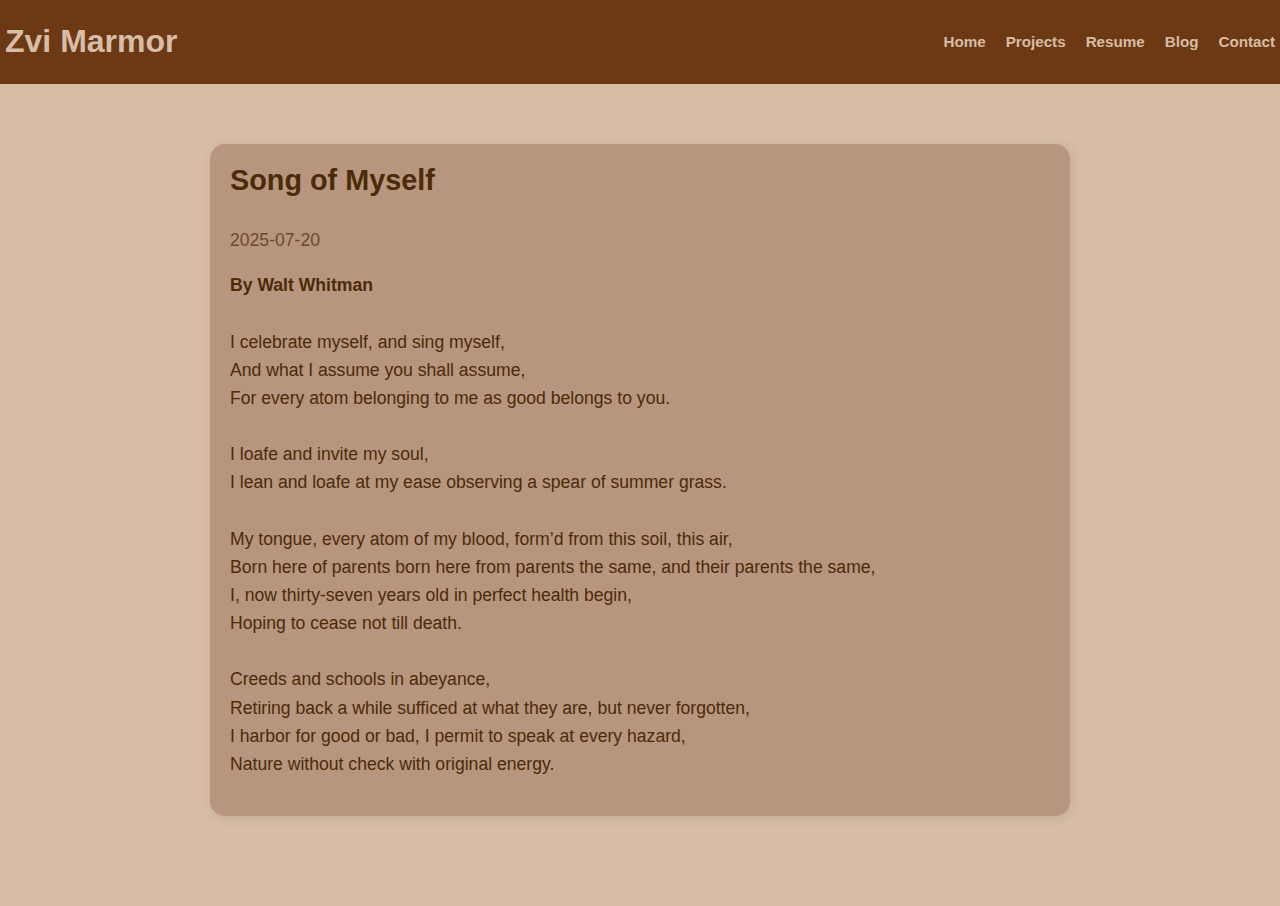
<file: posts/song-of-myself.html>
<!DOCTYPE html>
<html lang="en">
<head>
  <meta charset="UTF-8">
  <meta name="viewport" content="width=device-width, initial-scale=1.0">
  <title>Song of Myself</title>
  <link rel="stylesheet" href="../style.css">
</head>
<body>
  <header class="navbar">
    <div class="navbar-inner">
      <h1>Zvi Marmor</h1>
      <nav>
        <ul class="nav-links">
          <li><a href="../index.html">Home</a></li>
          <li><a href="../projects.html">Projects</a></li>
          <li><a href="../zvimarmor_cv.pdf" target="_blank">Resume</a></li>
          <li><a href="../blog.html">Blog</a></li>
          <li><a href="../contact.html">Contact</a></li>
        </ul>
      </nav>
    </div>
  </header>

  <main class="blog-container">
    <article class="blog-post" dir="ltr">
      <h3>Song of Myself</h3>
      <p class="blog-date">2025-07-20</p>
      <p>
        <strong>By Walt Whitman</strong><br><br>
        I celebrate myself, and sing myself,<br>
        And what I assume you shall assume,<br>
        For every atom belonging to me as good belongs to you.<br><br>
        I loafe and invite my soul,<br>
        I lean and loafe at my ease observing a spear of summer grass.<br><br>
        My tongue, every atom of my blood, form’d from this soil, this air,<br>
        Born here of parents born here from parents the same, and their parents the same,<br>
        I, now thirty-seven years old in perfect health begin,<br>
        Hoping to cease not till death.<br><br>
        Creeds and schools in abeyance,<br>
        Retiring back a while sufficed at what they are, but never forgotten,<br>
        I harbor for good or bad, I permit to speak at every hazard,<br>
        Nature without check with original energy.
      </p>
    </article>
  </main>
</body>
</html>
</file>
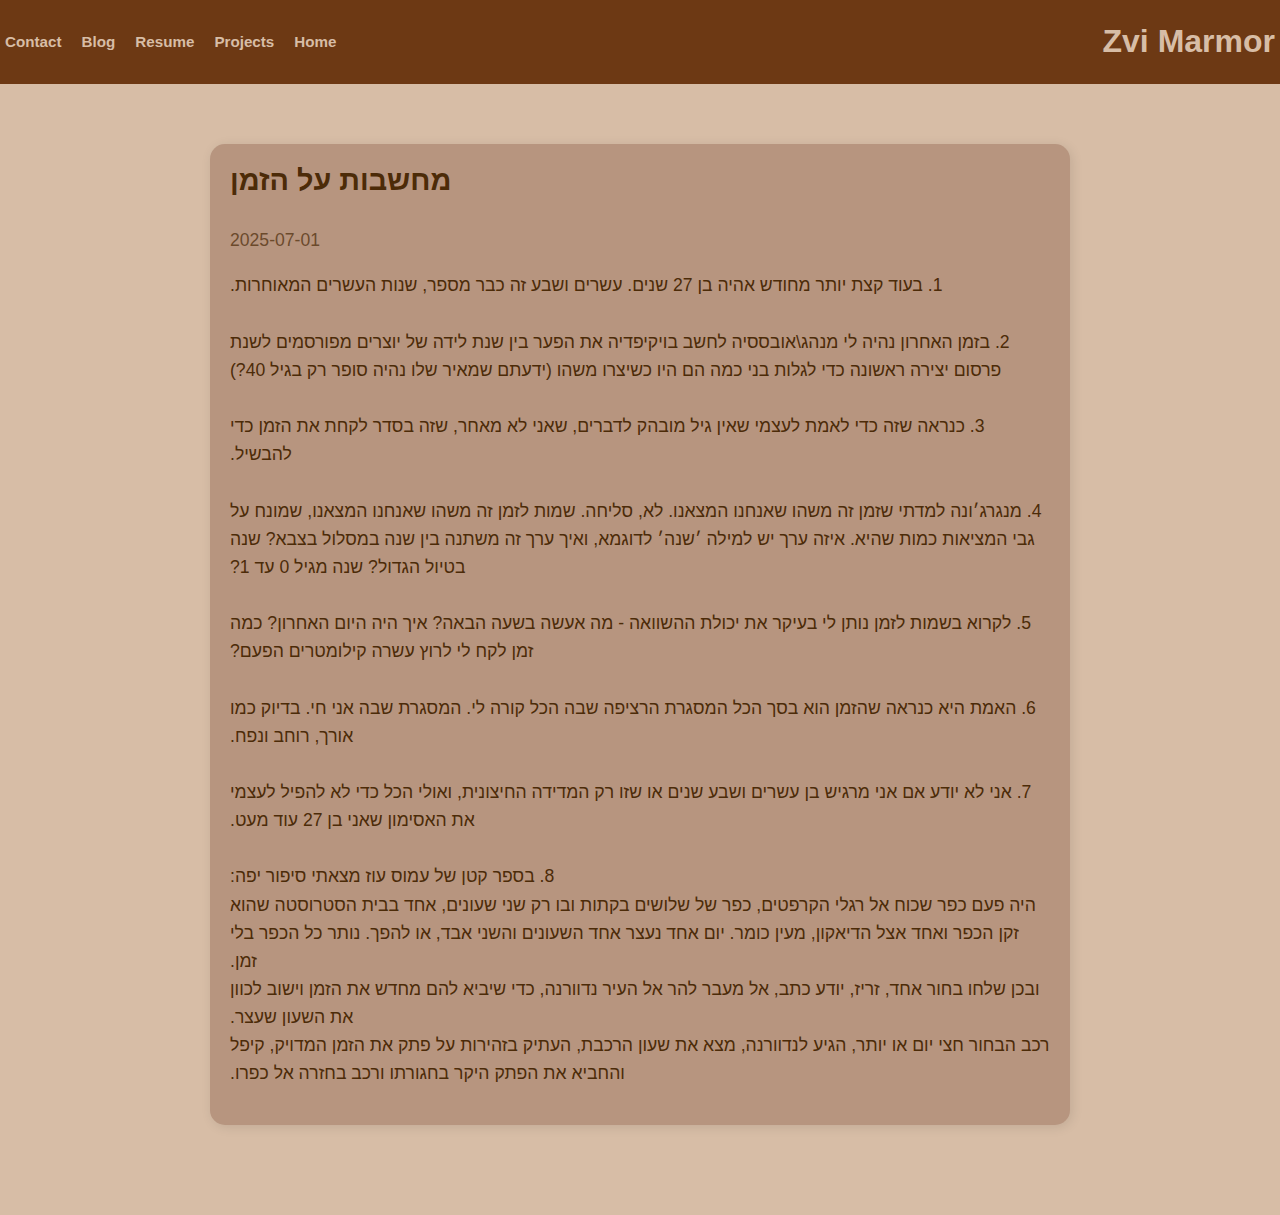
<file: posts/zman.html>
<!DOCTYPE html>
<html lang="he">
<head>
  <meta charset="UTF-8">
  <meta name="viewport" content="width=device-width, initial-scale=1.0">
  <link rel="icon" href="../favicon.svg" type="image/svg+xml">
  <title>מחשבות על הזמן</title>
  <link rel="stylesheet" href="../style.css">
</head>
<body dir="rtl">

<header class="navbar">
  <div class="navbar-inner">
    <h1>Zvi Marmor</h1>
    <nav>
      <ul class="nav-links">
        <li><a href="../index.html">Home</a></li>
        <li><a href="../projects.html">Projects</a></li>
        <li><a href="../zvimarmor_cv.pdf" target="_blank" rel="noopener">Resume</a></li>
        <li><a href="../blog.html">Blog</a></li>
        <li><a href="../contact.html">Contact</a></li>
      </ul>
    </nav>
  </div>
</header>

<main class="blog-container">
  <article class="blog-post">
    <h3>מחשבות על הזמן</h3>
    <p class="blog-date">2025-07-01</p>
    <p>
    1. בעוד קצת יותר מחודש אהיה בן 27 שנים. עשרים ושבע זה כבר מספר, שנות העשרים המאוחרות.<br><br>
    2. בזמן האחרון נהיה לי מנהג\אובססיה לחשב בויקיפדיה את הפער בין שנת לידה של יוצרים מפורסמים לשנת פרסום יצירה ראשונה כדי לגלות בני כמה הם היו כשיצרו משהו (ידעתם שמאיר שלו נהיה סופר רק בגיל 40?)<br><br>
    3. כנראה שזה כדי לאמת לעצמי שאין גיל מובהק לדברים, שאני לא מאחר, שזה בסדר לקחת את הזמן כדי להבשיל.<br><br>
    4. מנגרג׳ונה למדתי שזמן זה משהו שאנחנו המצאנו. לא, סליחה. שמות לזמן זה משהו שאנחנו המצאנו, שמונח על גבי המציאות כמות שהיא. איזה ערך יש למילה ׳שנה׳ לדוגמא, ואיך ערך זה משתנה בין שנה במסלול בצבא? שנה בטיול הגדול? שנה מגיל 0 עד 1?<br><br>
    5. לקרוא בשמות לזמן נותן לי בעיקר את יכולת ההשוואה - מה אעשה בשעה הבאה? איך היה היום האחרון? כמה זמן לקח לי לרוץ עשרה קילומטרים הפעם?<br><br>
    6. האמת היא כנראה שהזמן הוא בסך הכל המסגרת הרציפה שבה הכל קורה לי. המסגרת שבה אני חי. בדיוק כמו אורך, רוחב ונפח.<br><br>
    7. אני לא יודע אם אני מרגיש בן עשרים ושבע שנים או שזו רק המדידה החיצונית, ואולי הכל כדי לא להפיל לעצמי את האסימון שאני בן 27 עוד מעט.<br><br>
    8. בספר קטן של עמוס עוז מצאתי סיפור יפה:<br>
    היה פעם כפר שכוח אל רגלי הקרפטים, כפר של שלושים בקתות ובו רק שני שעונים, אחד בבית הסטרוסטה שהוא זקן הכפר ואחד אצל הדיאקון, מעין כומר. יום אחד נעצר אחד השעונים והשני אבד, או להפך. נותר כל הכפר בלי זמן.<br>
    ובכן שלחו בחור אחד, זריז, יודע כתב, אל מעבר להר אל העיר נדוורנה, כדי שיביא להם מחדש את הזמן וישוב לכוון את השעון שעצר.<br>
    רכב הבחור חצי יום או יותר, הגיע לנדוורנה, מצא את שעון הרכבת, העתיק בזהירות על פתק את הזמן המדויק, קיפל והחביא את הפתק היקר בחגורתו ורכב בחזרה אל כפרו.
    </p>
  </article>
</main>

</body>
</html>
</file>
<file: style.css>
/* =====================================
  COLOR PALETTE VARIABLES
===================================== */
:root {
  --caramel: #AB7743;
  --espresso: #4C2B08;
  --almond: #B7957F;
  --vanilla: #D7BDA6;
  --coffee: #6D3914;
}

/* =====================================
  GLOBAL STYLES
===================================== */
* { box-sizing: border-box; }

body {
  margin: 0;
  font-family: 'Segoe UI', sans-serif;
  background: var(--vanilla);
  color: var(--espresso);
}

.lock-scroll { overflow: hidden; }
.hidden { display: none; }

/* =====================================
  NAVIGATION BAR
===================================== */
.navbar {
  background: var(--coffee);
  color: var(--vanilla);
  padding: 2px 5px;
  position: sticky;
  top: 0;
  z-index: 10;
}

.navbar-inner {
  max-width: 1400px;
  margin: 0 auto;
  width: 100%;
  display: flex;
  justify-content: space-between;
  align-items: center;
}

.nav-links {
  list-style: none;
  display: flex;
  gap: 20px;
  margin: 0;
  padding: 0;
  font-size: 0.95rem;
}

.nav-links a {
  text-decoration: none;
  color: var(--vanilla);
  font-weight: bold;
  transition: color 0.3s;
}

.nav-links a:hover {
  color: var(--caramel);
}

/* =====================================
  HERO LANDING SECTION (HIDDEN)
===================================== */

/*
.hero {
  height: 100vh;
  display: flex;
  flex-direction: column;
  justify-content: center;
  align-items: center;
  text-align: center;
  transition: transform 0.8s ease;
}

.hero h2 {
  font-size: 2.8rem;
  margin: 0.5rem 0;
}

.hero h2 span {
  color: var(--caramel);
}

.hero p {
  font-size: 1.4rem;
  margin-bottom: 2rem;
}

.hero button {
  padding: 0.8rem 2rem;
  background: var(--espresso);
  color: var(--vanilla);
  border: none;
  border-radius: 30px;
  font-size: 1.1rem;
  cursor: pointer;
  transition: 0.3s;
}

.hero button:hover {
  background: var(--caramel);
  color: var(--espresso);
}

.slide-up {
  transform: translateY(-100vh);
  pointer-events: none;
}
*/

/* =====================================
  MAIN SECTION (Home Content)
===================================== */
#main-content {
  min-height: 100vh;
  display: flex;
  flex-direction: column;
  justify-content: center;
  align-items: center;
  gap: 50px;
  padding: 60px 20px;
  text-align: center;
  background: var(--vanilla);
  color: var(--espresso);
}

.home-intro h2 {
  font-size: 2.4rem;
  margin-bottom: 1rem;
}

.home-intro p {
  font-size: 1.2rem;
  max-width: 800px;
  margin: 0 auto;
}

.intro-image {
  width: 80%;
  max-width: 700px;
  border-radius: 20px;
  box-shadow: 4px 4px 20px rgba(0,0,0,0.2);
}

/* =====================================
  PROJECT CARDS
===================================== */
.cards {
  display: flex;
  flex-wrap: wrap;
  gap: 30px;
  justify-content: center;
}

.card {
  background: var(--almond);
  color: var(--espresso);
  width: 260px;
  padding: 20px;
  border-radius: 15px;
  box-shadow: 2px 2px 12px rgba(0,0,0,0.1);
  text-decoration: none;
  transition: transform 0.3s, background 0.3s;
  opacity: 0;
  transform: translateY(30px);
}

.card.show {
  opacity: 1;
  transform: translateY(0);
}

.card:hover {
  transform: translateY(-6px);
  background: var(--caramel);
  color: var(--espresso);
}

.card h3 {
  margin-bottom: 0.5rem;
  font-size: 1.4rem;
}

.card p {
  font-size: 1rem;
  line-height: 1.4;
}

/* =====================================
  RESUME SECTION
===================================== */
.resume {
  padding: 50px 20px;
  max-width: 900px;
  margin: 0 auto;
  background: var(--vanilla);
  color: var(--espresso);
}

.resume h2 {
  font-size: 2rem;
  margin-bottom: 15px;
  color: var(--coffee);
}

.resume h3 {
  font-size: 1.3rem;
}

.resume p, .resume ul {
  font-size: 1.1rem;
  line-height: 1.6;
}

.resume ul {
  padding-left: 20px;
  list-style: disc;
}

/* =====================================
  PHOTO GALLERY
===================================== */
.gallery-section {
  width: 100%;
  max-width: none;
  margin: 0;
  padding: 40px 20px;
  box-sizing: border-box;
}

.gallery-section h2 {
  font-size: 2.2rem;
  margin-bottom: 30px;
  color: var(--coffee);
}

.gallery-grid {
  display: grid;
  grid-template-columns: repeat(auto-fit, minmax(160px, 1fr));
  grid-auto-rows: 160px;
  gap: 15px;
  width: 100%;
}

.gallery-grid img {
  width: 100%;
  height: 100%;
  object-fit: cover;
  border-radius: 10px;
  box-shadow: 4px 4px 25px rgba(0,0,0,0.1);
  transition: transform 0.3s;
}

.gallery-grid img:not(.tall):not(.wide):not(.big) {
  aspect-ratio: 1 / 1;
}

.tall { grid-row: span 2; }
.wide { grid-column: span 2; }
.big  { grid-column: span 2; grid-row: span 2; }

.gallery-grid img:hover {
  transform: scale(1.05);
}

/* =====================================
  CONTACT SECTION
===================================== */
.contact-container {
  max-width: 800px;
  margin: 0 auto;
  padding: 60px 20px;
  text-align: center;
}

.contact-container h2 {
  font-size: 2.5rem;
  margin-bottom: 20px;
  color: var(--coffee);
}

.contact-container p {
  font-size: 1.2rem;
  margin-bottom: 20px;
}

.email-link {
  color: var(--espresso);
  font-weight: bold;
  text-decoration: none;
}

.email-link:hover {
  color: var(--caramel);
}

/* =====================================
  SOCIAL BUTTONS
===================================== */
.social-buttons {
  display: flex;
  flex-direction: column;
  gap: 15px;
  align-items: center;
  margin-bottom: 30px;
}

.social-button {
  display: flex;
  align-items: center;
  gap: 12px;
  padding: 12px 24px;
  background: var(--espresso);
  color: var(--vanilla);
  border-radius: 40px;
  text-decoration: none;
  font-weight: bold;
  font-size: 1.1rem;
  transition: background 0.3s, transform 0.2s;
}

.social-button:hover {
  background: var(--caramel);
  transform: translateY(-4px);
  color: var(--espresso);
}

.social-button img {
  width: 24px;
  height: 24px;
}

/* =====================================
  CONTACT FORM
===================================== */
.contact-form {
  display: flex;
  flex-direction: column;
  gap: 20px;
  margin-top: 30px;
}

.contact-form input,
.contact-form textarea {
  padding: 15px;
  font-size: 1.1rem;
  border: 2px solid var(--almond);
  border-radius: 10px;
  background: white;
  transition: border 0.3s;
}

.contact-form input:focus,
.contact-form textarea:focus {
  outline: none;
  border-color: var(--caramel);
}

.contact-form button {
  background: var(--espresso);
  color: var(--vanilla);
  font-size: 1.2rem;
  padding: 15px;
  border: none;
  border-radius: 30px;
  cursor: pointer;
  transition: background 0.3s, transform 0.2s;
}

.contact-form button:hover {
  background: var(--caramel);
  color: var(--espresso);
  transform: translateY(-3px);
}

/* =====================================
  BLOG SECTION
===================================== */
.blog-container {
  max-width: 900px;
  margin: 0 auto;
  padding: 60px 20px;
  text-align: left;
}

.blog-container h2 {
  font-size: 2.5rem;
  margin-bottom: 30px;
  color: var(--coffee);
}

/* SINGLE POST */
.blog-post {
  background: var(--almond);
  color: var(--espresso);
  padding: 20px;
  margin-bottom: 30px;
  border-radius: 15px;
  box-shadow: 2px 2px 12px rgba(0,0,0,0.1);
}

.blog-post[dir="rtl"] {
  direction: rtl;
  text-align: right;
}

.blog-post[dir="ltr"] {
  direction: ltr;
  text-align: left;
}

.blog-post h3 {
  margin-top: 0;
  font-size: 1.8rem;
}

.blog-date {
  font-size: 0.9rem;
  color: var(--espresso);
  opacity: 0.7;
  margin-bottom: 10px;
}

.blog-post p {
  font-size: 1.1rem;
  line-height: 1.6;
}

/* BLOG LIST IN blog.html */
.blog-list {
  list-style: none;
  padding: 0;
  margin: 0;
  display: flex;
  flex-direction: column;
  gap: 20px;
  max-height: 80vh;
  overflow-y: auto;
  scroll-behavior: smooth;
}

.blog-list li {
  background: var(--almond);
  padding: 15px 20px;
  border-radius: 10px;
  box-shadow: 2px 2px 10px rgba(0,0,0,0.05);
  display: flex;
  justify-content: space-between;
  align-items: center;
  transition: background 0.3s;
}

.blog-list li:hover {
  background: var(--caramel);
}

.blog-list a {
  color: var(--espresso);
  text-decoration: none;
  font-size: 1.2rem;
  font-weight: bold;
  flex-grow: 1;
}

.blog-list .blog-date {
  margin-left: 20px;
  font-size: 0.9rem;
  color: var(--espresso);
  opacity: 0.6;
  white-space: nowrap;
}

/* =====================================
  FULL-WIDTH PROJECT DISPLAY
===================================== */
.project-card {
  background: var(--almond);
  color: var(--espresso);
  width: 100%;
  max-width: 1200px;
  margin: 0 auto;
  padding: 30px;
  border-radius: 20px;
  box-shadow: 4px 4px 20px rgba(0,0,0,0.1);
  text-align: left;
  transition: transform 0.3s;
}

.project-card:hover {
  transform: translateY(-5px);
  background: var(--caramel);
  color: var(--espresso);
}

.project-card h3 {
  font-size: 1.7rem;
  margin-bottom: 10px;
  color: var(--coffee);
}

.project-card p {
  font-size: 1.1rem;
  line-height: 1.5;
  margin-bottom: 10px;
}

.github-button {
  display: inline-flex;
  align-items: center;
  gap: 10px;
  background: var(--espresso);
  color: var(--vanilla);
  text-decoration: none;
  font-weight: bold;
  font-size: 1rem;
  padding: 8px 16px;
  border-radius: 20px;
  transition: background 0.3s, transform 0.2s;
}

.github-button:hover {
  background: var(--vanilla);
  color: var(--espresso);
  transform: translateY(-3px);
}

.github-button img {
  width: 24px;
  height: 24px;
}

/* =====================================
  IMAGE GRID INSIDE PROJECTS
===================================== */
.image-row {
  display: flex;
  justify-content: center;
  gap: 30px;
  flex-wrap: wrap;
  margin-bottom: 20px;
}

.image-row img {
  width: 40%;
  border-radius: 15px;
  box-shadow: 4px 4px 15px rgba(0,0,0,0.1);
}
</file>
